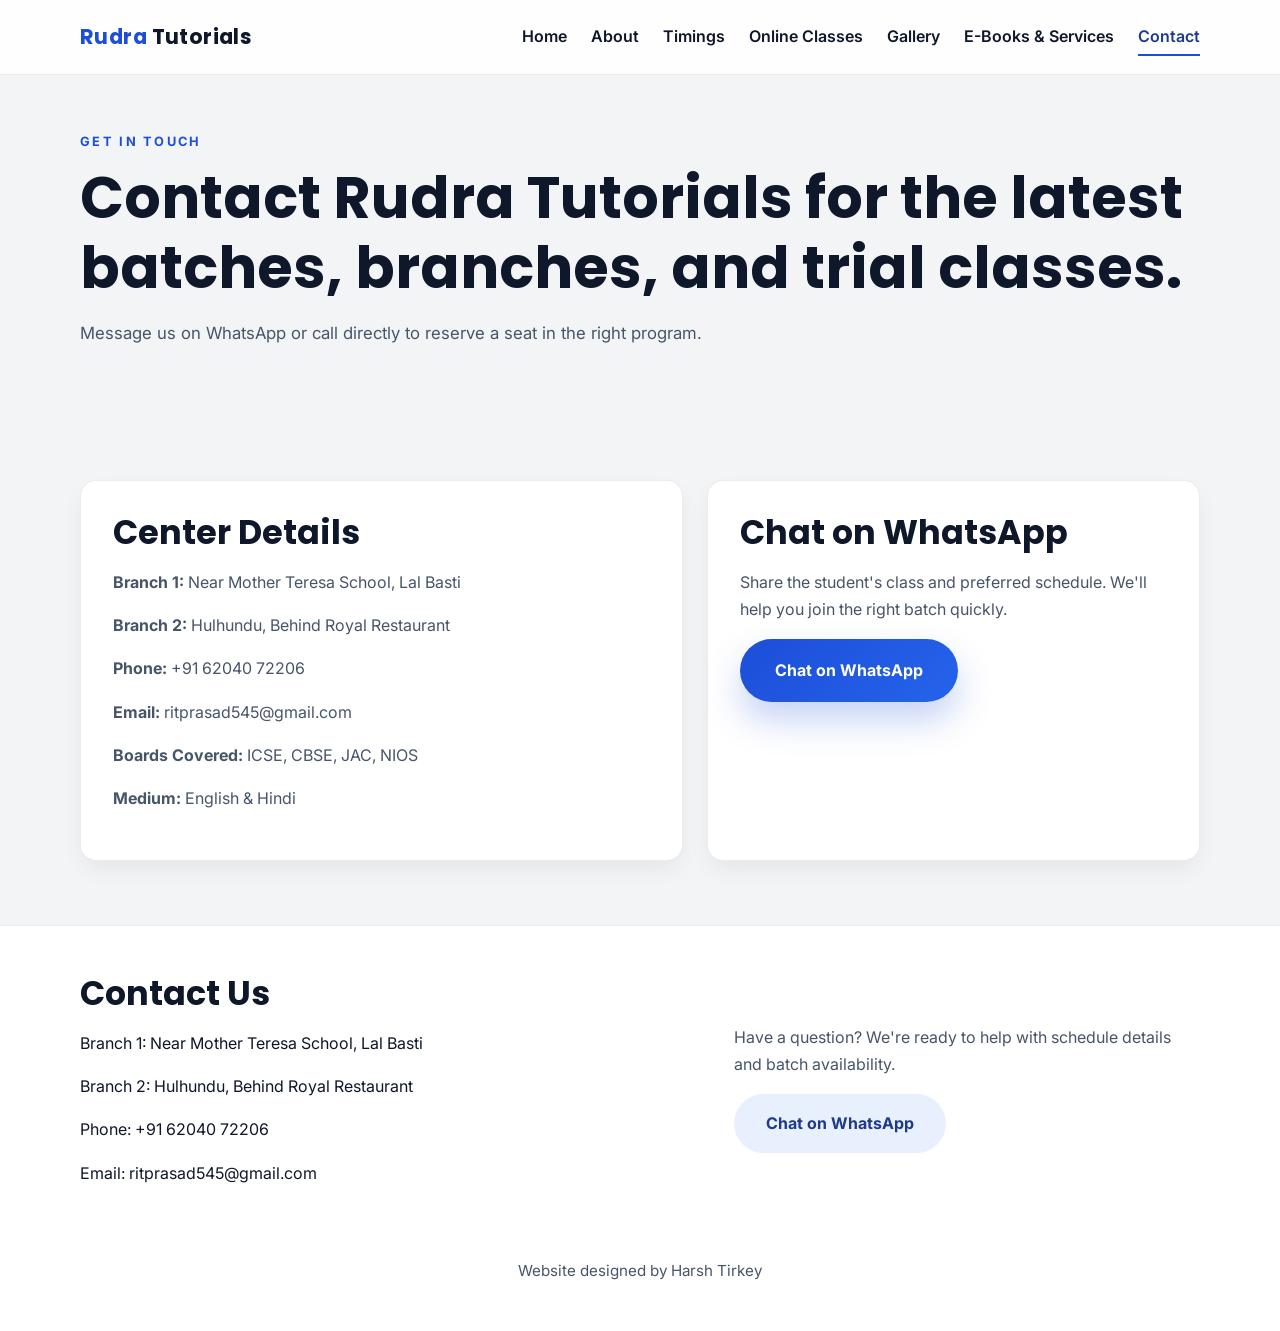
<file: contact.html>
<!DOCTYPE html>
<html lang="en">
  <head>
    <meta charset="UTF-8" />
    <meta name="viewport" content="width=device-width, initial-scale=1.0" />
    <title>Contact | Rudra Tutorials</title>
    <link rel="preconnect" href="https://fonts.googleapis.com" />
    <link rel="preconnect" href="https://fonts.gstatic.com" crossorigin />
    <link href="https://fonts.googleapis.com/css2?family=Inter:wght@400;500;600;700&family=Poppins:wght@600;700&display=swap" rel="stylesheet" />
    <link rel="stylesheet" href="Style.css" />
  </head>
  <body>
    <header class="site-header">
      <div class="container header-inner">
        <a class="brand" href="index.html" aria-label="Rudra Tutorials home">
          <span class="brand-mark">Rudra</span> Tutorials
        </a>
        <nav class="site-nav" aria-label="Primary navigation">
          <a href="index.html">Home</a>
          <a href="about.html">About</a>
          <a href="courses.html">Timings</a>
          <a href="online-classes.html">Online Classes</a>
          <a href="gallery.html">Gallery</a>
          <a href="services.html">E-Books & Services</a>
          <a href="contact.html" class="active" aria-current="page">Contact</a>
        </nav>
      </div>
    </header>

    <main>
      <section class="page-hero compact-hero">
        <div class="container">
          <p class="eyebrow">Get in Touch</p>
          <h1>Contact Rudra Tutorials for the latest batches, branches, and trial classes.</h1>
          <p class="hero-text">Message us on WhatsApp or call directly to reserve a seat in the right program.</p>
        </div>
      </section>

      <section class="section">
        <div class="container contact-grid">
          <div class="section-card contact-details">
            <h2>Center Details</h2>
            <p><strong>Branch 1:</strong> Near Mother Teresa School, Lal Basti</p>
            <p><strong>Branch 2:</strong> Hulhundu, Behind Royal Restaurant</p>
            <p><strong>Phone:</strong> +91 62040 72206</p>
            <p><strong>Email:</strong> ritprasad545@gmail.com</p>
            <p><strong>Boards Covered:</strong> ICSE, CBSE, JAC, NIOS</p>
            <p><strong>Medium:</strong> English & Hindi</p>
          </div>
          <div class="section-card whatsapp-panel">
            <h2>Chat on WhatsApp</h2>
            <p>Share the student's class and preferred schedule. We'll help you join the right batch quickly.</p>
            <a href="https://wa.me/916204072206?text=Hi%20Rudra%20Tutorials,%20I%20have%20an%20inquiry%20regarding%20your%20coaching%20batches.%20Please%20connect%20with%20me." class="button primary large-button">Chat on WhatsApp</a>
          </div>
        </div>
      </section>
    </main>

    <footer class="site-footer">
      <div class="container footer-grid">
        <div>
          <h2>Contact Us</h2>
          <p>Branch 1: Near Mother Teresa School, Lal Basti</p>
          <p>Branch 2: Hulhundu, Behind Royal Restaurant</p>
          <p>Phone: +91 62040 72206</p>
          <p>Email: ritprasad545@gmail.com</p>
        </div>
        <div class="footer-action">
          <p>Have a question? We're ready to help with schedule details and batch availability.</p>
          <a href="https://wa.me/916204072206?text=Hi%20I%20would%20like%20to%20book%20a%20free%20trial%20class" class="button secondary">Chat on WhatsApp</a>
        </div>
      </div>
      <div class="container footer-credit">
        <p>Website designed by Harsh Tirkey</p>
      </div>
    </footer>
  </body>
</html>
</file>
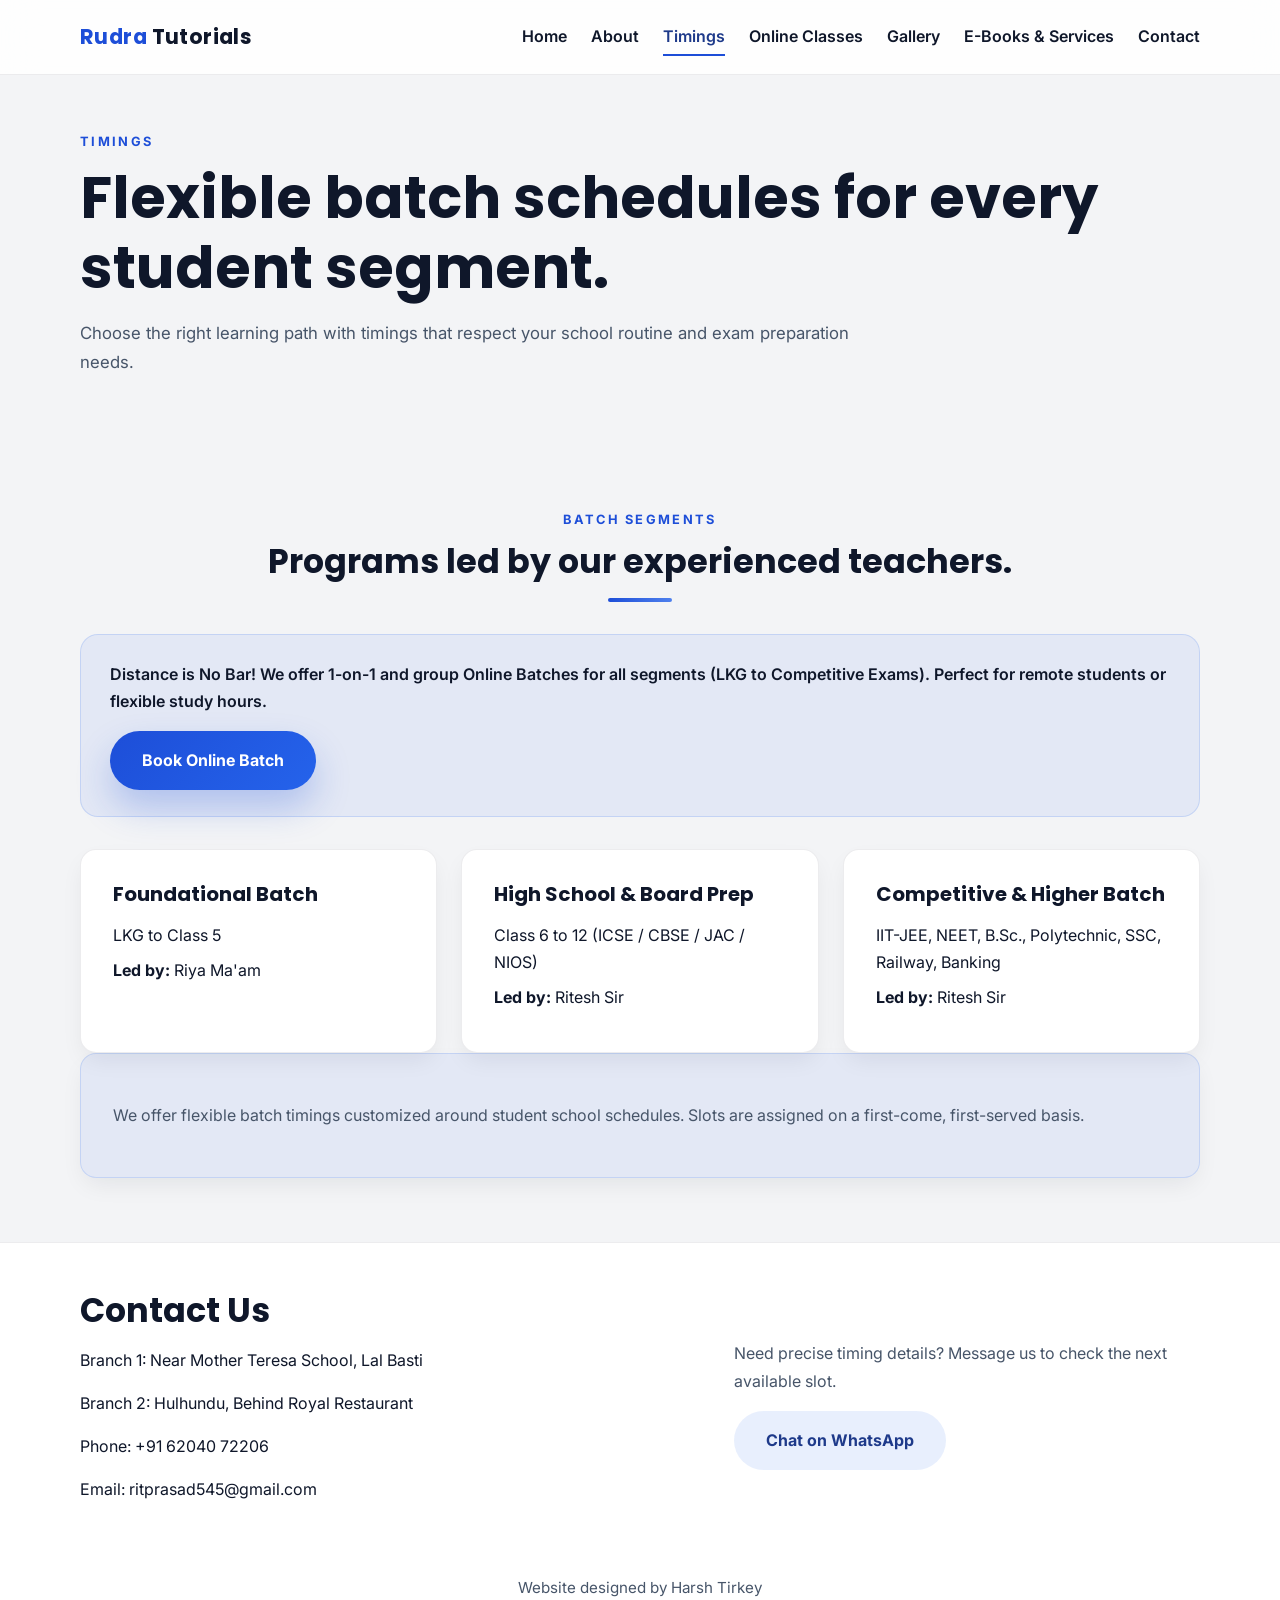
<file: courses.html>
<!DOCTYPE html>
<html lang="en">
  <head>
    <meta charset="UTF-8" />
    <meta name="viewport" content="width=device-width, initial-scale=1.0" />
    <title>Timings | Rudra Tutorials</title>
    <link rel="preconnect" href="https://fonts.googleapis.com" />
    <link rel="preconnect" href="https://fonts.gstatic.com" crossorigin />
    <link href="https://fonts.googleapis.com/css2?family=Inter:wght@400;500;600;700&family=Poppins:wght@600;700&display=swap" rel="stylesheet" />
    <link rel="stylesheet" href="Style.css" />
  </head>
  <body>
    <header class="site-header">
      <div class="container header-inner">
        <a class="brand" href="index.html" aria-label="Rudra Tutorials home">
          <span class="brand-mark">Rudra</span> Tutorials
        </a>
        <nav class="site-nav" aria-label="Primary navigation">
          <a href="index.html">Home</a>
          <a href="about.html">About</a>
          <a href="courses.html" class="active" aria-current="page">Timings</a>
          <a href="online-classes.html">Online Classes</a>
          <a href="gallery.html">Gallery</a>
          <a href="services.html">E-Books & Services</a>
          <a href="contact.html">Contact</a>
        </nav>
      </div>
    </header>

    <main>
      <section class="page-hero compact-hero">
        <div class="container">
          <p class="eyebrow">Timings</p>
          <h1>Flexible batch schedules for every student segment.</h1>
          <p class="hero-text">Choose the right learning path with timings that respect your school routine and exam preparation needs.</p>
        </div>
      </section>

      <section class="section">
        <div class="container">
          <div class="section-heading">
            <p class="eyebrow">Batch Segments</p>
            <h2>Programs led by our experienced teachers.</h2>
          </div>
          <div class="online-banner">
            <p>Distance is No Bar! We offer 1-on-1 and group Online Batches for all segments (LKG to Competitive Exams). Perfect for remote students or flexible study hours.</p>
            <a href="contact.html" class="button primary">Book Online Batch</a>
          </div>
          <div class="segment-grid">
            <article class="segment-card">
              <h3>Foundational Batch</h3>
              <p>LKG to Class 5</p>
              <p><strong>Led by:</strong> Riya Ma'am</p>
            </article>
            <article class="segment-card">
              <h3>High School & Board Prep</h3>
              <p>Class 6 to 12 (ICSE / CBSE / JAC / NIOS)</p>
              <p><strong>Led by:</strong> Ritesh Sir</p>
            </article>
            <article class="segment-card">
              <h3>Competitive & Higher Batch</h3>
              <p>IIT-JEE, NEET, B.Sc., Polytechnic, SSC, Railway, Banking</p>
              <p><strong>Led by:</strong> Ritesh Sir</p>
            </article>
          </div>
          <div class="note-card">
            <p>We offer flexible batch timings customized around student school schedules. Slots are assigned on a first-come, first-served basis.</p>
          </div>
        </div>
      </section>
    </main>

    <footer class="site-footer">
      <div class="container footer-grid">
        <div>
          <h2>Contact Us</h2>
          <p>Branch 1: Near Mother Teresa School, Lal Basti</p>
          <p>Branch 2: Hulhundu, Behind Royal Restaurant</p>
          <p>Phone: +91 62040 72206</p>
          <p>Email: ritprasad545@gmail.com</p>
        </div>
        <div class="footer-action">
          <p>Need precise timing details? Message us to check the next available slot.</p>
          <a href="https://wa.me/916204072206?text=Hi%20I%20would%20like%20to%20book%20a%20free%20trial%20class" class="button secondary">Chat on WhatsApp</a>
        </div>
      </div>
      <div class="container footer-credit">
        <p>Website designed by Harsh Tirkey</p>
      </div>
    </footer>
  </body>
</html>
</file>
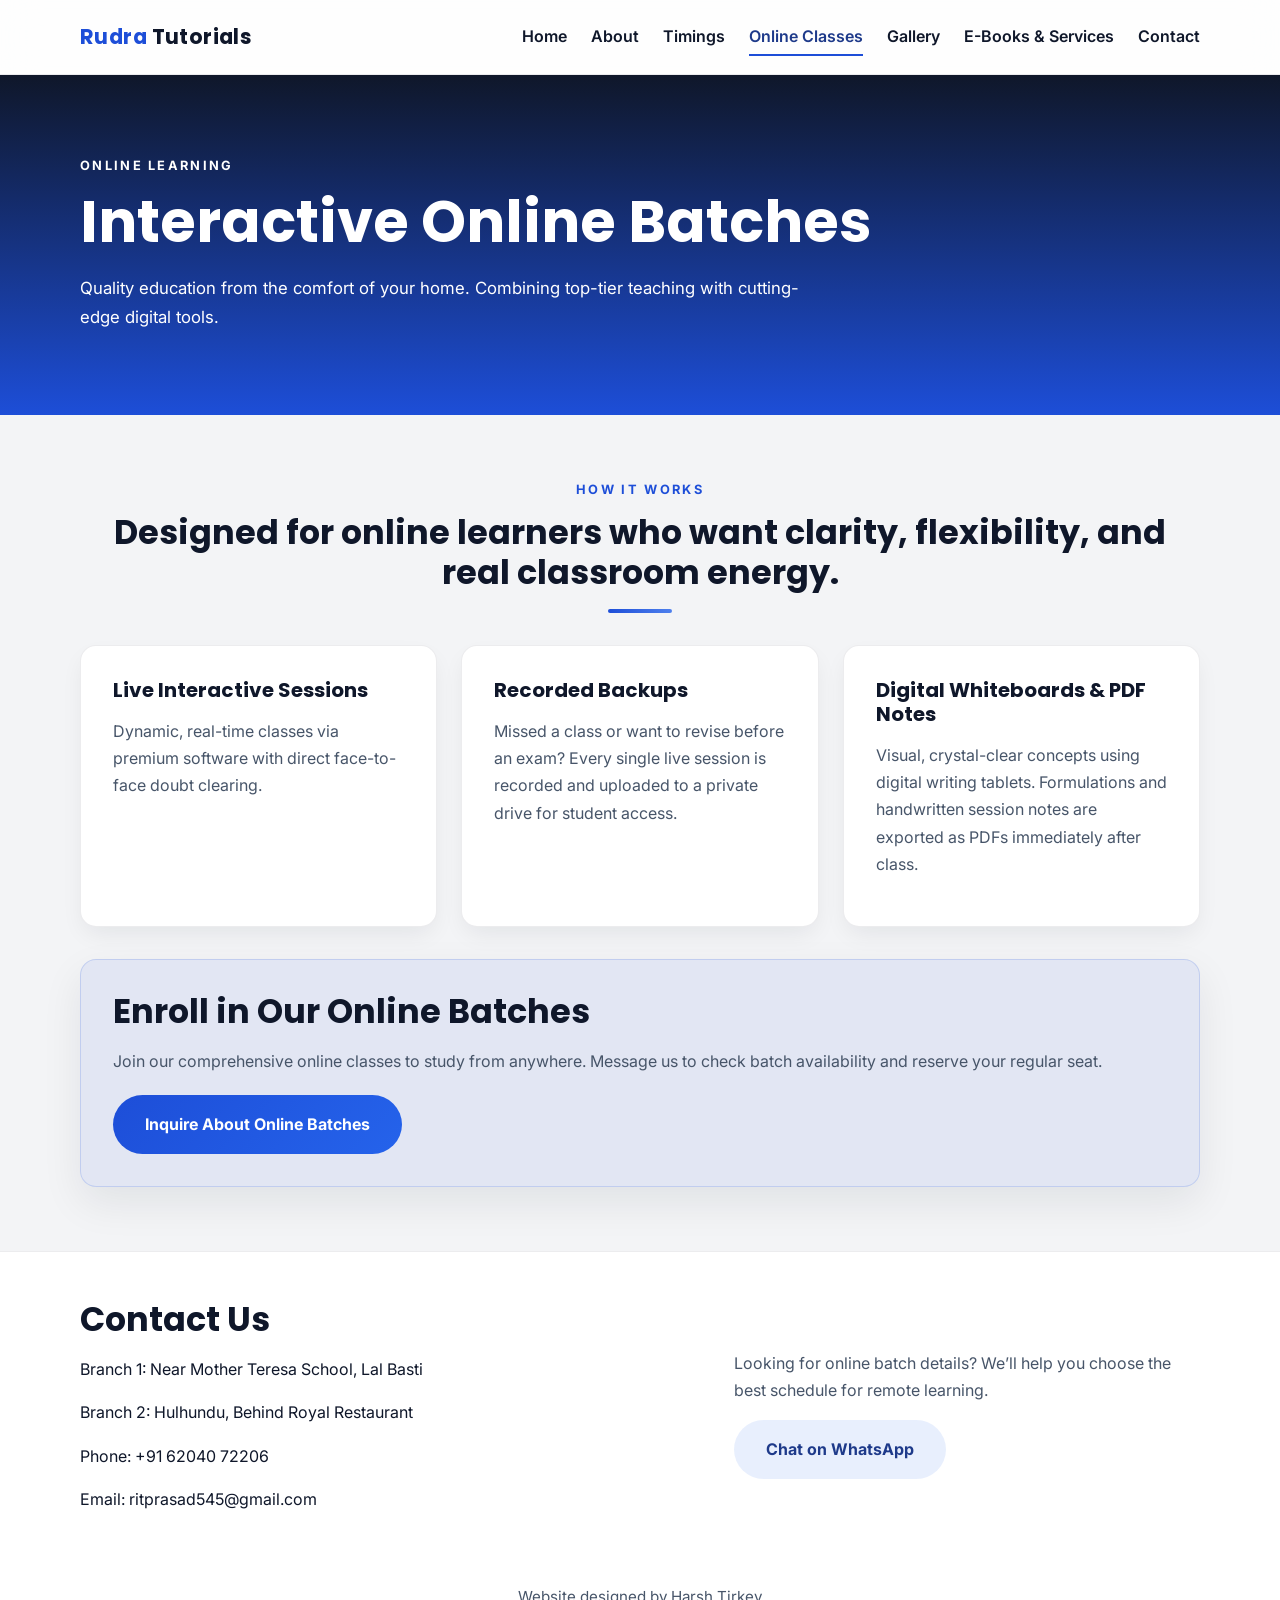
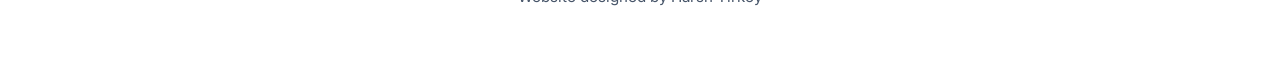
<file: online-classes.html>
<!DOCTYPE html>
<html lang="en">
  <head>
    <meta charset="UTF-8" />
    <meta name="viewport" content="width=device-width, initial-scale=1.0" />
    <title>Online Classes | Rudra Tutorials</title>
    <link rel="preconnect" href="https://fonts.googleapis.com" />
    <link rel="preconnect" href="https://fonts.gstatic.com" crossorigin />
    <link href="https://fonts.googleapis.com/css2?family=Inter:wght@400;500;600;700&family=Poppins:wght@600;700&display=swap" rel="stylesheet" />
    <link rel="stylesheet" href="Style.css" />
  </head>
  <body>
    <header class="site-header">
      <div class="container header-inner">
        <a class="brand" href="index.html" aria-label="Rudra Tutorials home">
          <span class="brand-mark">Rudra</span> Tutorials
        </a>
        <nav class="site-nav" aria-label="Primary navigation">
          <a href="index.html">Home</a>
          <a href="about.html">About</a>
          <a href="courses.html">Timings</a>
          <a href="online-classes.html" class="active" aria-current="page">Online Classes</a>
          <a href="gallery.html">Gallery</a>
          <a href="services.html">E-Books & Services</a>
          <a href="contact.html">Contact</a>
        </nav>
      </div>
    </header>

    <main>
      <section class="page-hero hero-dark">
        <div class="container">
          <p class="eyebrow">Online Learning</p>
          <h1>Interactive Online Batches</h1>
          <p class="hero-text">Quality education from the comfort of your home. Combining top-tier teaching with cutting-edge digital tools.</p>
        </div>
      </section>

      <section class="section">
        <div class="container">
          <div class="section-heading">
            <p class="eyebrow">How It Works</p>
            <h2>Designed for online learners who want clarity, flexibility, and real classroom energy.</h2>
          </div>
          <div class="feature-grid">
            <article class="feature-card">
              <h3>Live Interactive Sessions</h3>
              <p>Dynamic, real-time classes via premium software with direct face-to-face doubt clearing.</p>
            </article>
            <article class="feature-card">
              <h3>Recorded Backups</h3>
              <p>Missed a class or want to revise before an exam? Every single live session is recorded and uploaded to a private drive for student access.</p>
            </article>
            <article class="feature-card">
              <h3>Digital Whiteboards & PDF Notes</h3>
              <p>Visual, crystal-clear concepts using digital writing tablets. Formulations and handwritten session notes are exported as PDFs immediately after class.</p>
            </article>
          </div>

          <div class="whatsapp-card">
            <h2>Enroll in Our Online Batches</h2>
            <p>Join our comprehensive online classes to study from anywhere. Message us to check batch availability and reserve your regular seat.</p>
            <a href="https://wa.me/916204072206?text=Hi%20Rudra%20Tutorials,%20I%20am%20interested%20in%20enrolling%20in%20your%20ONLINE%20batches.%20Please%20share%20the%20details%20and%20process." class="btn-online-whatsapp">Inquire About Online Batches</a>
          </div>
        </div>
      </section>
    </main>

    <footer class="site-footer">
      <div class="container footer-grid">
        <div>
          <h2>Contact Us</h2>
          <p>Branch 1: Near Mother Teresa School, Lal Basti</p>
          <p>Branch 2: Hulhundu, Behind Royal Restaurant</p>
          <p>Phone: +91 62040 72206</p>
          <p>Email: ritprasad545@gmail.com</p>
        </div>
        <div class="footer-action">
          <p>Looking for online batch details? We’ll help you choose the best schedule for remote learning.</p>
          <a href="https://wa.me/916204072206?text=Hi%20I%20would%20like%20to%20book%20a%20free%20trial%20class" class="button secondary">Chat on WhatsApp</a>
        </div>
      </div>
      <div class="container footer-credit">
        <p>Website designed by Harsh Tirkey</p>
      </div>
    </footer>
  </body>
</html>
</file>
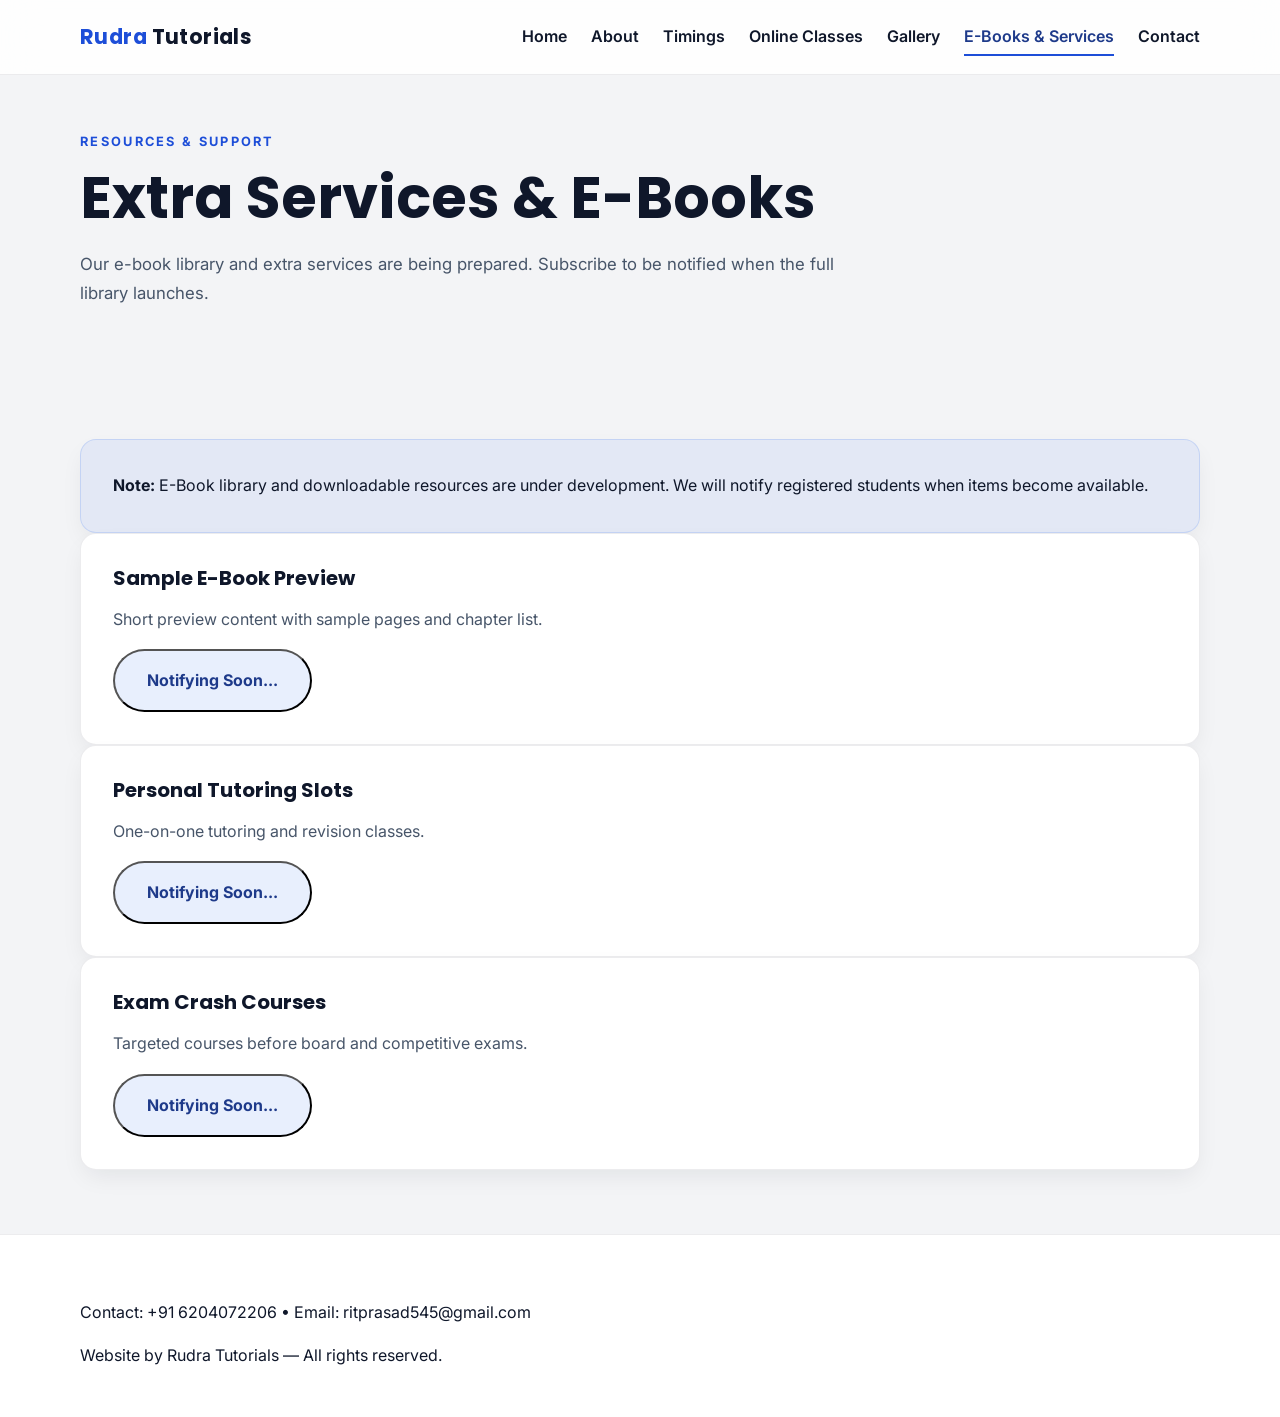
<file: services.html>
<!DOCTYPE html>
<html lang="en">
  <head>
    <meta charset="UTF-8" />
    <meta name="viewport" content="width=device-width, initial-scale=1.0" />
    <title>Services | Rudra Tutorials</title>
    <link rel="preconnect" href="https://fonts.googleapis.com" />
    <link rel="preconnect" href="https://fonts.gstatic.com" crossorigin />
    <link href="https://fonts.googleapis.com/css2?family=Inter:wght@400;500;600;700&family=Poppins:wght@600;700&display=swap" rel="stylesheet" />
    <link rel="stylesheet" href="Style.css" />
  </head>
  <body>
    <header class="site-header">
      <div class="container header-inner">
        <a class="brand" href="index.html" aria-label="Rudra Tutorials home">
          <span class="brand-mark">Rudra</span> Tutorials
        </a>
        <nav class="site-nav" aria-label="Primary navigation">
          <a href="index.html">Home</a>
          <a href="about.html">About</a>
          <a href="courses.html">Timings</a>
          <a href="online-classes.html">Online Classes</a>
          <a href="gallery.html">Gallery</a>
          <a href="services.html" class="active" aria-current="page">E-Books & Services</a>
          <a href="contact.html">Contact</a>
        </nav>
      </div>
    </header>

    <main>
      <section class="page-hero compact-hero">
        <div class="container">
          <p class="eyebrow">Resources & Support</p>
          <h1>Extra Services & E-Books</h1>
          <p class="hero-text">Our e-book library and extra services are being prepared. Subscribe to be notified when the full library launches.</p>
        </div>
      </section>

      <section class="section">
        <div class="container">
          <div class="note-card alert">
            <strong>Note:</strong> E-Book library and downloadable resources are under development. We will notify registered students when items become available.
          </div>

          <div class="grid grid-3">
            <div class="feature-card">
              <h3>Sample E-Book Preview</h3>
              <p>Short preview content with sample pages and chapter list.</p>
              <button class="button secondary disabled" aria-disabled="true">Notifying Soon...</button>
            </div>
            <div class="feature-card">
              <h3>Personal Tutoring Slots</h3>
              <p>One-on-one tutoring and revision classes.</p>
              <button class="button secondary disabled" aria-disabled="true">Notifying Soon...</button>
            </div>
            <div class="feature-card">
              <h3>Exam Crash Courses</h3>
              <p>Targeted courses before board and competitive exams.</p>
              <button class="button secondary disabled" aria-disabled="true">Notifying Soon...</button>
            </div>
          </div>
        </div>
      </section>

      <footer class="site-footer">
        <div class="container footer-inner">
          <p>Contact: +91 6204072206 • Email: ritprasad545@gmail.com</p>
          <p class="muted">Website by Rudra Tutorials — All rights reserved.</p>
        </div>
      </footer>
    </main>
  </body>
</html>
</file>
<file: Style.css>
:root {
  --bg: #f3f4f6;
  --surface: #ffffff;
  --surface-alt: #e2e8f0;
  --text: #0f172a;
  --muted: #475569;
  --accent: #1d4ed8;
  --accent-dark: #1e3a8a;
  --border: rgba(15, 23, 42, 0.08);
  --shadow: 0 10px 25px -5px rgba(15, 23, 42, 0.08);
  --radius: 16px;
}

* {
  box-sizing: border-box;
}

html {
  scroll-behavior: smooth;
}

body {
  margin: 0;
  min-height: 100%;
  font-family: "Inter", system-ui, -apple-system, BlinkMacSystemFont, "Segoe UI", sans-serif;
  background: var(--bg);
  color: var(--text);
  line-height: 1.7;
}

img,
svg {
  max-width: 100%;
  display: block;
}

a {
  color: inherit;
}

button,
a {
  font: inherit;
}

.container {
  width: min(1120px, calc(100% - 2rem));
  margin: 0 auto;
}

.site-header {
  position: sticky;
  top: 0;
  z-index: 100;
  background: rgba(255, 255, 255, 0.86);
  backdrop-filter: blur(18px);
  border-bottom: 1px solid rgba(15, 23, 42, 0.08);
}

.header-inner {
  display: flex;
  align-items: center;
  justify-content: space-between;
  gap: 1rem;
  padding: 1.2rem 0;
}

.brand {
  font-family: "Poppins", sans-serif;
  font-weight: 700;
  font-size: 1.3rem;
  letter-spacing: 0.02em;
  text-decoration: none;
}

.brand-mark {
  color: var(--accent);
}

.site-nav {
  display: flex;
  flex-wrap: wrap;
  gap: 1.5rem;
  align-items: center;
}

.site-nav a {
  color: var(--text);
  text-decoration: none;
  font-weight: 600;
  position: relative;
  transition: color 0.25s ease;
}

.site-nav a::after {
  content: "";
  position: absolute;
  left: 0;
  bottom: -6px;
  width: 0;
  height: 2px;
  background: var(--accent);
  transition: width 0.3s ease;
}

.site-nav a:hover,
.site-nav a.active {
  color: var(--accent-dark);
}

.site-nav a:hover::after,
.site-nav a.active::after {
  width: 100%;
}

.nav-cta {
  padding: 0.85rem 1.6rem;
  border-radius: 999px;
  border: 1px solid rgba(29, 78, 216, 0.24);
  background: rgba(255, 255, 255, 0.92);
  color: var(--accent-dark);
  box-shadow: inset 0 0 0 1px rgba(29, 78, 216, 0.08);
  transition: transform 0.25s ease, box-shadow 0.25s ease, background 0.25s ease;
}

.nav-cta:hover {
  transform: translateY(-3px);
  background: rgba(29, 78, 216, 0.1);
}

.hero-section,
.page-hero {
  padding: 5rem 0 3.5rem;
}

.hero-dark {
  background: linear-gradient(180deg, #0f172a 0%, #1d4ed8 100%);
  color: #ffffff;
}

.hero-dark .eyebrow,
.hero-dark h1,
.hero-dark .hero-text {
  color: #ffffff;
}

.hero-dark .hero-text {
  max-width: 45rem;
}

.compact-hero {
  padding: 3.5rem 0 2.5rem;
}

.hero-grid {
  display: grid;
  grid-template-columns: 1.2fr 0.85fr;
  gap: 2rem;
  align-items: center;
}

.hero-section {
  background: linear-gradient(180deg, rgba(29, 78, 216, 0.08) 0%, rgba(243, 244, 246, 0) 100%);
}

.hero-card {
  display: flex;
  justify-content: flex-end;
}

.hero-card-item {
  background: var(--surface);
  border: 1px solid var(--border);
  border-radius: var(--radius);
  box-shadow: var(--shadow);
  padding: 2.2rem;
}

.eyebrow {
  margin: 0 0 0.75rem;
  color: var(--accent);
  font-weight: 700;
  text-transform: uppercase;
  letter-spacing: 0.18em;
  font-size: 0.8rem;
}

h1,
h2,
h3 {
  font-family: "Poppins", sans-serif;
  line-height: 1.2;
  margin: 0 0 1rem;
}

h1 {
  font-size: clamp(2.5rem, 4.5vw, 3.8rem);
  color: var(--text);
}

h2 {
  font-size: clamp(2rem, 2.6vw, 2.6rem);
  color: var(--text);
}

h3 {
  font-size: 1.25rem;
  color: var(--text);
}

.section-heading {
  text-align: center;
  margin-bottom: 2rem;
  position: relative;
}

.section-heading::after {
  content: "";
  width: 4rem;
  height: 4px;
  background: linear-gradient(90deg, rgba(29, 78, 216, 1), rgba(37, 99, 235, 0.8));
  border-radius: 999px;
  display: block;
  margin: 0.8rem auto 0;
}

.hero-text,
.section-card p,
.feature-card p,
.profile-list,
.contact-details p,
.whatsapp-panel p,
.footer-action p,
.note-card p {
  color: var(--muted);
}

.hero-text {
  max-width: 50rem;
  margin-bottom: 1.75rem;
  font-size: 1.05rem;
}

.hero-actions {
  display: flex;
  flex-wrap: wrap;
  gap: 1rem;
  margin-top: 1.5rem;
}

.online-banner {
  display: grid;
  gap: 1rem;
  padding: 1.6rem 1.8rem;
  background: rgba(37, 99, 235, 0.08);
  border: 1px solid rgba(37, 99, 235, 0.16);
  border-radius: 18px;
  margin-bottom: 2rem;
}

.online-banner p {
  margin: 0;
  color: var(--text);
  font-weight: 600;
}

.online-banner .button {
  justify-self: start;
}

.whatsapp-card {
  background: rgba(29, 78, 216, 0.08);
  border: 1px solid rgba(29, 78, 216, 0.16);
  border-radius: 16px;
  padding: 2rem;
  margin-top: 2rem;
  box-shadow: 0 16px 40px rgba(15, 23, 42, 0.08);
}

.whatsapp-card h2 {
  margin-top: 0;
  color: var(--text);
}

.whatsapp-card p {
  margin: 0 0 1.25rem;
  color: var(--muted);
}

.btn-online-whatsapp {
  display: inline-flex;
  align-items: center;
  justify-content: center;
  padding: 1rem 2rem;
  border-radius: 999px;
  background: linear-gradient(135deg, #1d4ed8, #2563eb);
  color: #ffffff;
  text-decoration: none;
  font-weight: 700;
  transition: transform 0.25s ease, box-shadow 0.25s ease, opacity 0.25s ease;
}

.btn-online-whatsapp:hover {
  transform: translateY(-3px);
  box-shadow: 0 18px 35px rgba(29, 78, 216, 0.25);
  opacity: 0.98;
}

.button {
  display: inline-flex;
  align-items: center;
  justify-content: center;
  padding: 1rem 2rem;
  border-radius: 999px;
  text-decoration: none;
  font-weight: 700;
  transition: transform 0.25s ease, box-shadow 0.25s ease, background 0.25s ease;
}

.button:hover {
  transform: translateY(-3px);
}

.primary {
  background: linear-gradient(135deg, #1d4ed8, #2563eb);
  color: white;
  box-shadow: 0 18px 35px rgba(29, 78, 216, 0.25);
}

.primary:hover {
  background: linear-gradient(135deg, #1e40af, #2563eb);
}

.secondary {
  background: rgba(37, 99, 235, 0.1);
  color: var(--accent-dark);
}

.secondary:hover {
  background: rgba(37, 99, 235, 0.16);
}

.large-button {
  padding: 1.1rem 2.2rem;
}

.section {
  padding: 4rem 0;
}

.alt-section {
  padding-top: 0;
}

.info-strip {
  background: rgba(37, 99, 235, 0.06);
  border-radius: var(--radius);
  border: 1px solid rgba(37, 99, 235, 0.14);
  padding: 1.5rem 1rem;
}

.info-grid {
  display: grid;
  gap: 1rem;
  grid-template-columns: repeat(3, minmax(0, 1fr));
  color: var(--text);
  font-weight: 600;
}

.feature-grid,
.profile-grid,
.segment-grid,
.about-grid,
.contact-grid {
  display: grid;
  gap: 1.5rem;
}

.feature-grid,
.segment-grid {
  grid-template-columns: repeat(3, minmax(0, 1fr));
}

.profile-grid {
  grid-template-columns: repeat(2, minmax(0, 1fr));
}

.about-grid,
.contact-grid {
  grid-template-columns: 1.1fr 0.9fr;
}

.profile-card,
.section-card,
.feature-card,
.whatsapp-panel,
.segment-card,
.note-card,
.hero-card-item {
  background: var(--surface);
  border-radius: var(--radius);
  border: 1px solid var(--border);
  box-shadow: var(--shadow);
  padding: 2rem;
  transition: transform 0.3s ease, box-shadow 0.3s ease;
}

.profile-card:hover,
.feature-card:hover,
.segment-card:hover,
.section-card:hover,
.whatsapp-panel:hover,
.note-card:hover,
.hero-card-item:hover {
  transform: translateY(-5px);
  box-shadow: 0 18px 40px rgba(15, 23, 42, 0.12);
}

.profile-card h3,
.segment-card h3,
.feature-card h3 {
  margin-top: 0;
}

.profile-role {
  margin: 0 0 1rem;
  color: var(--accent-dark);
  font-weight: 600;
}

.profile-list,
.check-list {
  margin: 0;
  padding-left: 1.4rem;
}

.profile-list li,
.check-list li {
  margin-bottom: 0.9rem;
  color: var(--muted);
  position: relative;
  padding-left: 1.2rem;
}

.profile-list li::before,
.check-list li::before {
  content: "";
  position: absolute;
  left: 0;
  top: 0.55rem;
  width: 0.65rem;
  height: 0.65rem;
  border-radius: 50%;
  background: linear-gradient(135deg, #1d4ed8, #2563eb);
  box-shadow: 0 0 0 4px rgba(37, 99, 235, 0.1);
}

.profile-photo {
  width: 170px;
  height: 170px;
  margin: 0 auto 1.2rem;
  border-radius: 50%;
  background: linear-gradient(135deg, #e0efff, #dbeafe);
  display: flex;
  align-items: center;
  justify-content: center;
  font-size: 2rem;
  font-weight: 700;
  color: var(--accent);
}

.teacher-img {
  width: 200px;
  height: 200px;
  display: block;
  margin: 0 auto 1.25rem;
  border-radius: 50%;
  object-fit: cover;
  border: 5px solid #ffffff;
  box-shadow: 0 12px 30px rgba(15, 23, 42, 0.12);
}

.hero-illustration {
  width: 100%;
  height: auto;
  border-radius: 24px;
  display: block;
  box-shadow: 0 22px 55px rgba(15, 23, 42, 0.14);
}

.profile-caption {
  margin: 0;
  text-align: center;
  color: var(--muted);
}

.hero-card-item h2 {
  margin-top: 0;
}

.segment-card p {
  margin: 0.5rem 0;
}

.contact-details p,
.footer-action p {
  margin: 0 0 1rem;
}

.courses-table-wrap {
  overflow-x: auto;
  border-radius: var(--radius);
}

.courses-table {
  width: 100%;
  border-collapse: collapse;
  min-width: 620px;
  background: var(--surface);
  border-radius: var(--radius);
  overflow: hidden;
  box-shadow: var(--shadow);
}

.courses-table th,
.courses-table td {
  padding: 1.4rem 1.6rem;
  text-align: left;
  border-bottom: 1px solid rgba(15, 23, 42, 0.06);
}

.courses-table thead th {
  background: rgba(37, 99, 235, 0.08);
  color: var(--text);
  font-weight: 700;
}

.courses-table tbody tr:hover {
  background: #f8fbff;
}

.courses-table tbody tr:last-child td {
  border-bottom: none;
}

.site-footer {
  background: var(--surface);
  padding: 3rem 0 2rem;
  border-top: 1px solid rgba(15, 23, 42, 0.08);
}

.footer-grid {
  display: grid;
  grid-template-columns: 1.2fr 0.9fr;
  gap: 2rem;
  align-items: center;
  padding-bottom: 1.5rem;
}

.footer-grid h2 {
  margin-top: 0;
  font-family: "Poppins", sans-serif;
}

.footer-action p {
  margin-bottom: 1rem;
}

.footer-credit {
  text-align: center;
  color: var(--muted);
  font-size: 0.95rem;
  padding-top: 1rem;
}

.note-card {
  grid-column: 1 / -1;
  background: rgba(37, 99, 235, 0.08);
  border-color: rgba(37, 99, 235, 0.16);
}

/* Testimonials / Reviews */
.testimonials-section {
  padding: 3.5rem 0 4rem;
}
.testimonial-grid {
  display: grid;
  grid-template-columns: repeat(3, minmax(0, 1fr));
  gap: 1.5rem;
  margin-top: 1.25rem;
}
.testimonial-card {
  background: var(--surface);
  border-radius: 16px;
  padding: 1.8rem;
  box-shadow: 0 10px 25px -5px rgba(15,23,42,0.05);
  border: 1px solid rgba(15,23,42,0.04);
  position: relative;
  transition: transform 0.3s ease, box-shadow 0.3s ease;
}
.testimonial-card:hover {
  transform: translateY(-5px);
  box-shadow: 0 18px 40px rgba(15,23,42,0.08);
}
.testimonial-card .quote-mark {
  font-size: 3.2rem;
  color: var(--accent);
  line-height: 0.8;
  margin-bottom: 0.6rem;
}
.testimonial-card .quote {
  color: var(--text);
  margin: 0 0 1rem 0;
  font-size: 1.02rem;
  line-height: 1.6;
}
.testimonial-card .author {
  margin: 0;
  color: var(--muted);
  font-weight: 700;
}

/* Gallery / Placeholder */
.blur-card.placeholder {
  border-radius: 16px;
  padding: 1.6rem;
  background: linear-gradient(180deg, rgba(243,244,246,0.8), rgba(255,255,255,0.6));
  border: 1px solid rgba(15,23,42,0.04);
  box-shadow: 0 10px 30px rgba(15,23,42,0.06);
  text-align: center;
}
.blur-card .placeholder-img {
  height: 160px;
  border-radius: 12px;
  background: linear-gradient(135deg, rgba(226,232,240,1), rgba(226,232,240,0.6));
  margin-bottom: 1rem;
}

@media (max-width: 980px) {
  .testimonial-grid {
    grid-template-columns: 1fr;
  }
}

@media (max-width: 980px) {
  .hero-grid,
  .footer-grid,
  .about-grid,
  .contact-grid,
  .profile-grid,
  .feature-grid,
  .segment-grid,
  .info-grid {
    grid-template-columns: 1fr;
  }

  .hero-card {
    justify-content: flex-start;
  }
}

@media (max-width: 640px) {
  .header-inner {
    flex-direction: column;
    align-items: flex-start;
  }

  .site-nav {
    width: 100%;
    justify-content: space-between;
    gap: 1rem;
    padding-top: 0.5rem;
  }

  .hero-section,
  .page-hero,
  .compact-hero {
    padding-top: 3rem;
  }

  .hero-text {
    font-size: 1rem;
  }

  .button {
    width: 100%;
  }

  .hero-actions {
    flex-direction: column;
  }

  .nav-cta {
    width: 100%;
    justify-content: center;
    text-align: center;
  }

  .btn-online-whatsapp {
    width: 100%;
  }

  .contact-details p,
  .footer-action p,
  .segment-card p {
    margin-bottom: 0.75rem;
  }
}
</file>
